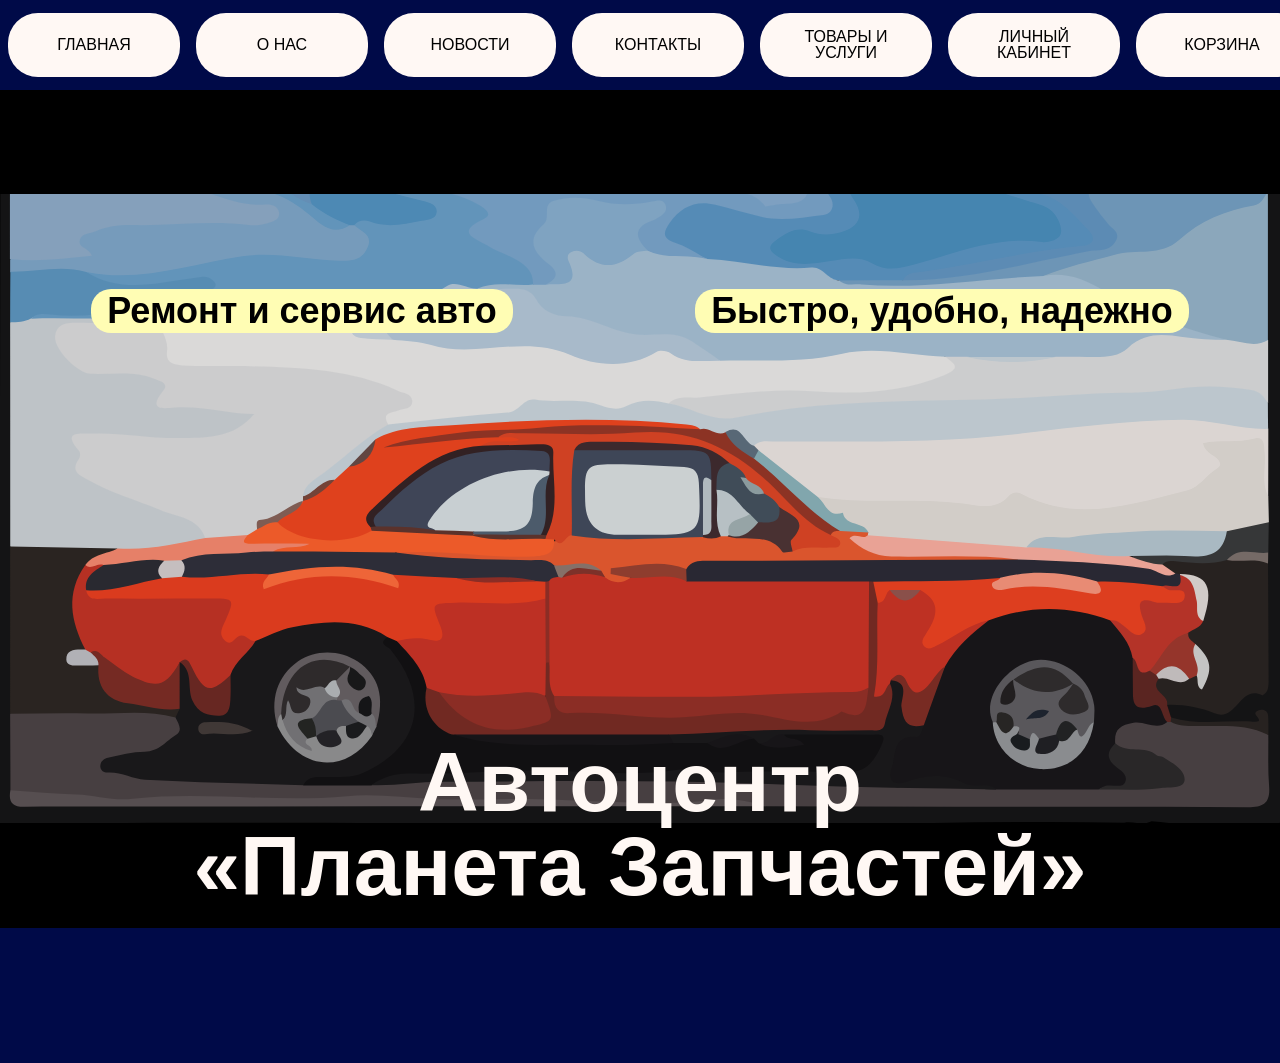
<file: index.html>
<!DOCTYPE html>
<html lang="en">
<head>
    <meta charset="UTF-8">
    <meta name="viewport" content="width=device-width, initial-scale=1.0">
    <link rel="stylesheet" href="css/style.css">
    <title>Document</title>
</head>
<body>
    <header>
        <div class="row" id="headerRow">
            <div class="row" id="headerRow2">
                <a class="headerButton" href="index.html">Главная</a>
                <a class="headerButton" href="about.html">О нас</a>
                <a class="headerButton" href="news.html">Новости</a>
                <a class="headerButton" href="contacts.html">Контакты</a>
                <a class="headerButton" href="services.html">Товары и Услуги</a>
            </div>
            <div class="row">
                <a class="headerButton" href="404.html">Личный кабинет</a>
                <a class="headerButton" href="cart.html">Корзина</a>
            </div>
        </div>
        <div class="row" id="headerMobile">
            <div class="row">
                <a class="headerButton" href="index.html">Главная</a>
                <a class="headerButton" href="about.html">О нас</a>
                <a class="headerButton" href="news.html">Новости</a>
                <a class="headerButton" href="contacts.html">Контакты</a>
            </div>
            <div class="row">
                <a class="headerButton" href="services.html">Товары и Услуги</a>
                <a class="headerButton" href="404.html">Личный кабинет</a>
                <a class="headerButton" href="cart.html">Корзина</a>
            </div>
        </div>
    </header>
    <div class="space"></div>
    <main>
        <div class="col" style="height: 100%; background-color: black;background-image: url('assets/index2.svg');background-position: center; background-repeat: no-repeat;">
            <div style="height: 10vh;"></div>
            <div class="col" style="min-height: 60vh;">
                <div></div>
                <div class="row" style="justify-content: space-around;">
                    <h2 id="title1 white" class="headline">Ремонт и сервис авто</h2>
                    <h2 id="title1 white" class="headline">Быстро, удобно, надежно</h2>
                </div>
                <div></div>
                <div></div>
                <div></div>
                <div></div>
            </div>
            <div>
                <div>
                    <h1 id="title">Автоцентр <br>«Планета Запчастей»</h1>
                </div>
                <div>
                    
                </div>
            </div>
        </div>
    </main>
    <footer></footer>
</body>
</html>
</file>
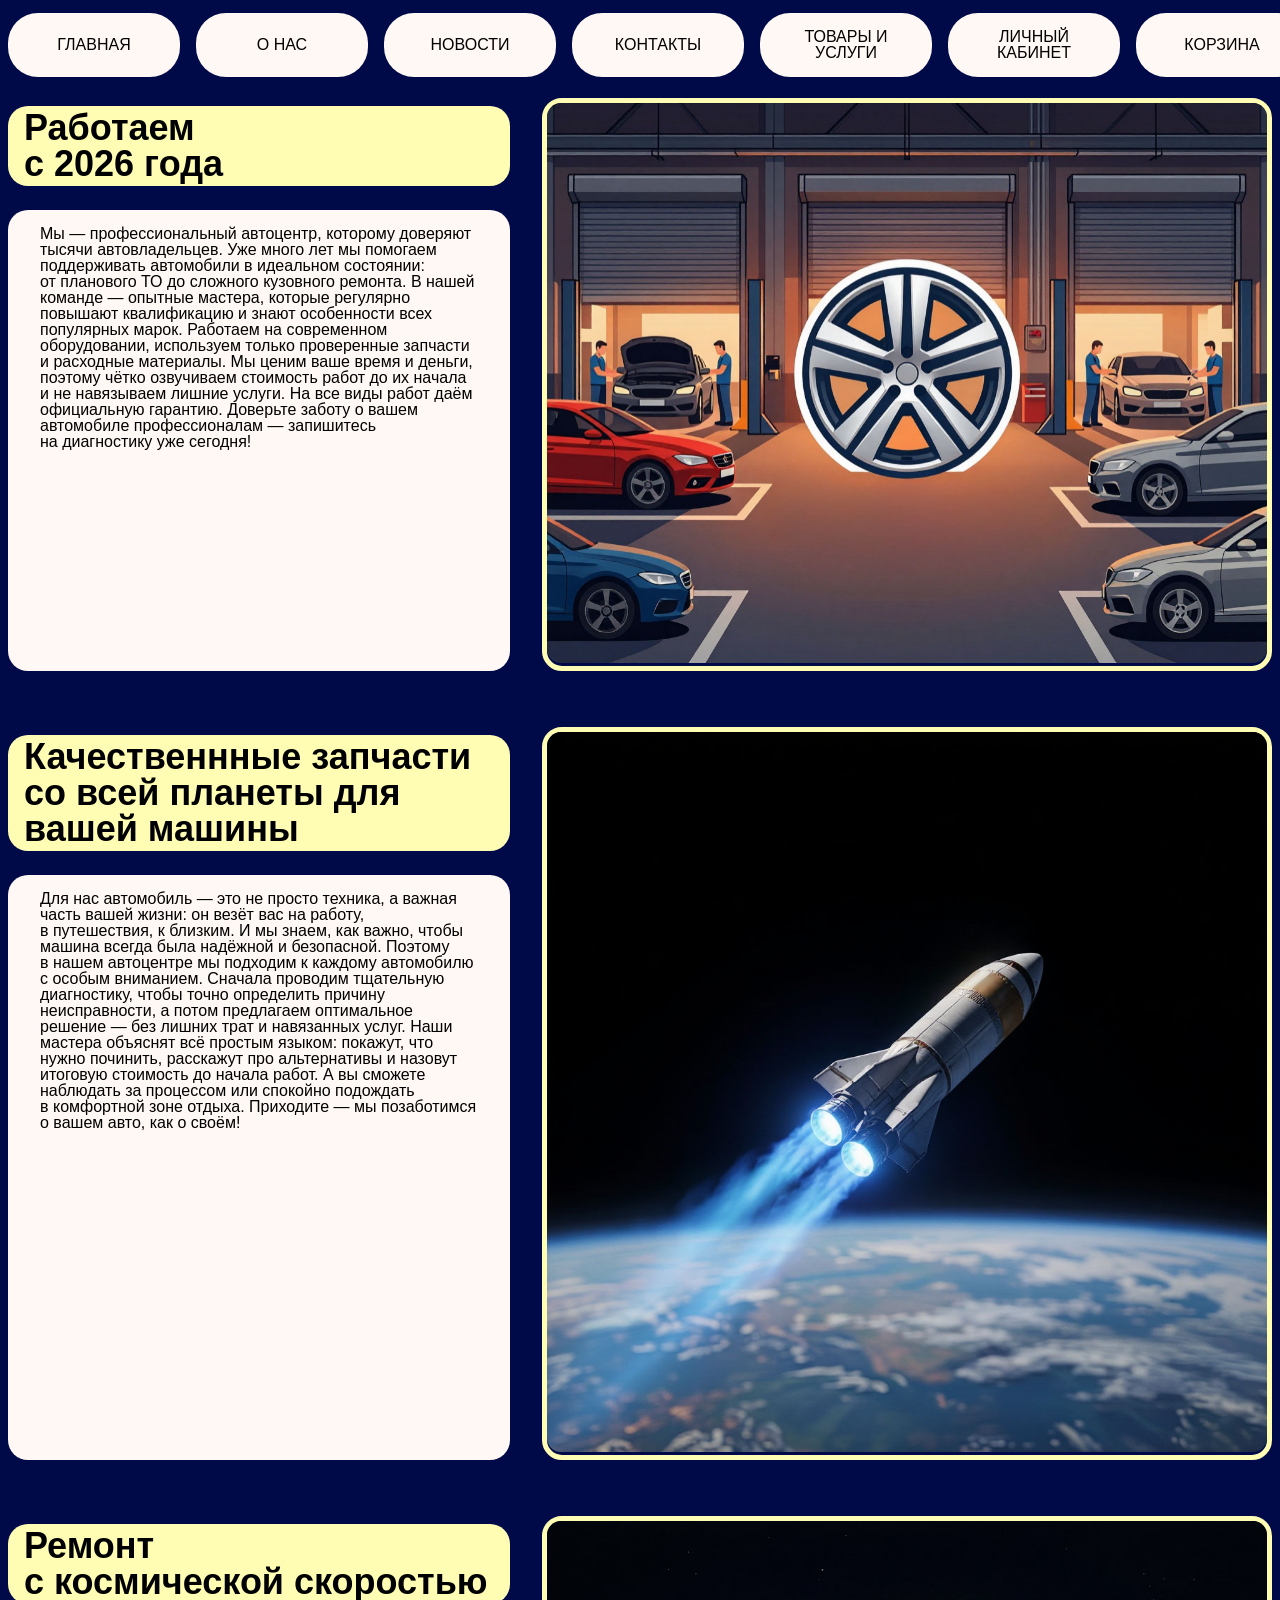
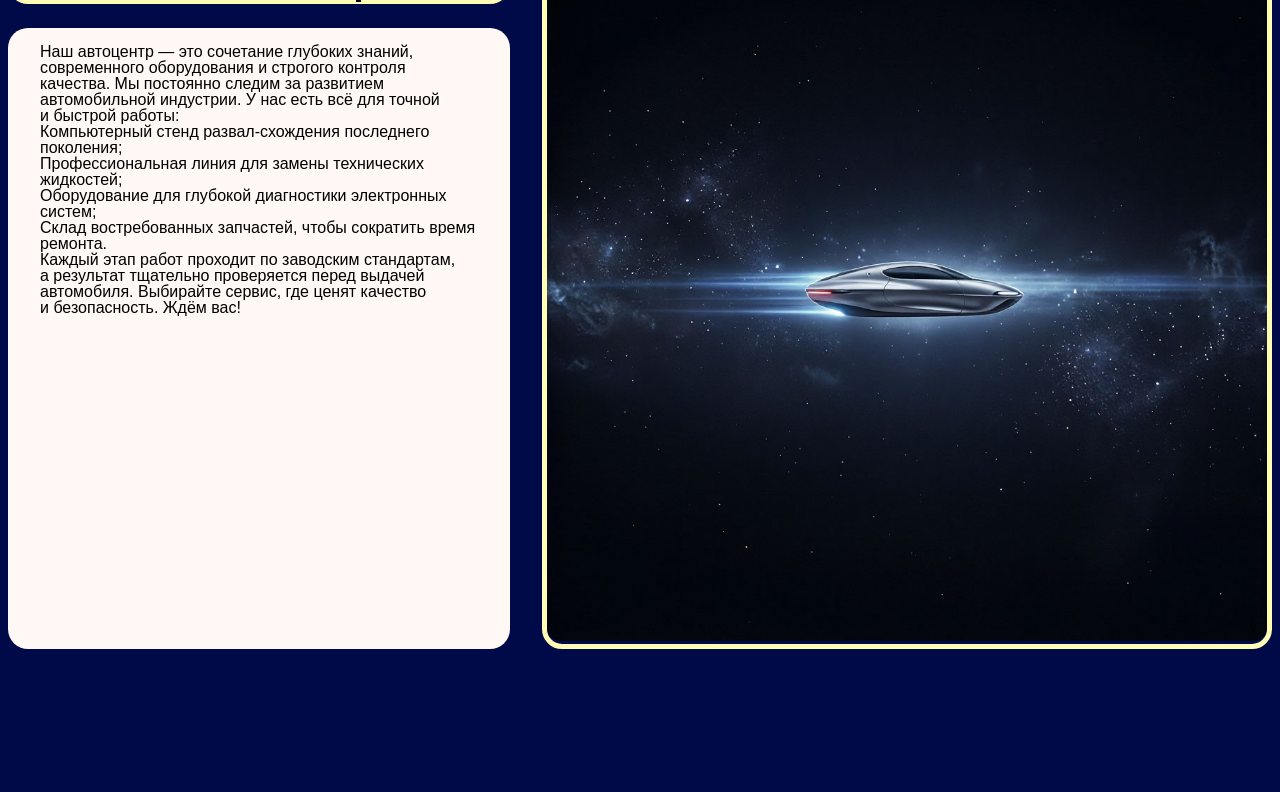
<file: about.html>
<!DOCTYPE html>
<html lang="en">
<head>
    <meta charset="UTF-8">
    <meta name="viewport" content="width=device-width, initial-scale=1.0">
    <link rel="stylesheet" href="css/style.css">
    <title>Document</title>
</head>
<body>
    <header>
        <div class="row" id="headerRow">
            <div class="row" id="headerRow2">
                <a class="headerButton" href="index.html">Главная</a>
                <a class="headerButton" href="about.html">О нас</a>
                <a class="headerButton" href="news.html">Новости</a>
                <a class="headerButton" href="contacts.html">Контакты</a>
                <a class="headerButton" href="services.html">Товары и Услуги</a>
            </div>
            <div class="row">
                <a class="headerButton" href="404.html">Личный кабинет</a>
                <a class="headerButton" href="cart.html">Корзина</a>
            </div>
        </div>
        <div class="row" id="headerMobile">
            <div class="row">
                <a class="headerButton" href="index.html">Главная</a>
                <a class="headerButton" href="about.html">О нас</a>
                <a class="headerButton" href="news.html">Новости</a>
                <a class="headerButton" href="contacts.html">Контакты</a>
            </div>
            <div class="row">
                <a class="headerButton" href="services.html">Товары и Услуги</a>
                <a class="headerButton" href="404.html">Личный кабинет</a>
                <a class="headerButton" href="cart.html">Корзина</a>
            </div>
        </div>
    </header>
    <div class="space"></div>
    <main id="textTable">
                <div class="col about">
                    <div>
                        <h1 class="headline">Работаем <br>с 2026 года</h1>
                    </div>
                    <div class="textBlock"> 
                        Мы — профессиональный автоцентр, которому доверяют тысячи автовладельцев. Уже много лет мы помогаем поддерживать автомобили в идеальном состоянии: от планового ТО до сложного кузовного ремонта.
                        В нашей команде — опытные мастера, которые регулярно повышают квалификацию и знают особенности всех популярных марок. Работаем на современном оборудовании, используем только проверенные запчасти и расходные материалы.
                        Мы ценим ваше время и деньги, поэтому чётко озвучиваем стоимость работ до их начала и не навязываем лишние услуги. На все виды работ даём официальную гарантию.
                        Доверьте заботу о вашем автомобиле профессионалам — запишитесь на диагностику уже сегодня!
                    </div>
                </div>
                <div class="imageBlock">
                    <img src="assets/about0.jpeg" alt="" width="320">
                </div>
            
                
                <div class="col about">
                    <div>
                        <h1 class="headline">Качественнные запчасти со всей планеты для вашей машины</h1>
                    </div>
                    <div class="textBlock"> 
                        Для нас автомобиль — это не просто техника, а важная часть вашей жизни: он везёт вас на работу, в путешествия, к близким. И мы знаем, как важно, чтобы машина всегда была надёжной и безопасной.
                        Поэтому в нашем автоцентре мы подходим к каждому автомобилю с особым вниманием. Сначала проводим тщательную диагностику, чтобы точно определить причину неисправности, а потом предлагаем оптимальное решение — без лишних трат и навязанных услуг.
                        Наши мастера объяснят всё простым языком: покажут, что нужно починить, расскажут про альтернативы и назовут итоговую стоимость до начала работ. А вы сможете наблюдать за процессом или спокойно подождать в комфортной зоне отдыха.
                        Приходите — мы позаботимся о вашем авто, как о своём!
                    </div>
                </div>
                <div class="imageBlock">
                    <img src="assets/about2.jpeg" alt="" width="320">
                </div>


                <div class="col about">
                    <div>
                        <h1 class="headline">Ремонт <br>с космической скоростью</h1>
                    </div>
                    <div class="textBlock">
                        Наш автоцентр — это сочетание глубоких знаний, современного оборудования и строгого контроля качества. Мы постоянно следим за развитием автомобильной индустрии.
                        У нас есть всё для точной и быстрой работы:
                        <ul>
                            <li>Компьютерный стенд развал-схождения последнего поколения;</li>
                            </li>Профессиональная линия для замены технических жидкостей;
                            <li>Оборудование для глубокой диагностики электронных систем;</li>
                            <li>Склад востребованных запчастей, чтобы сократить время ремонта.</li>
                        </ul>
                        Каждый этап работ проходит по заводским стандартам, а результат тщательно проверяется перед выдачей автомобиля.
                        Выбирайте сервис, где ценят качество и безопасность. Ждём вас!
                    
                    </div>
                </div>
                <div class="imageBlock">
                    <img src="assets/about1.jpeg" alt="" width="320">
                </div>
        
    </main>
    <footer></footer>
</body>
</html>
</file>
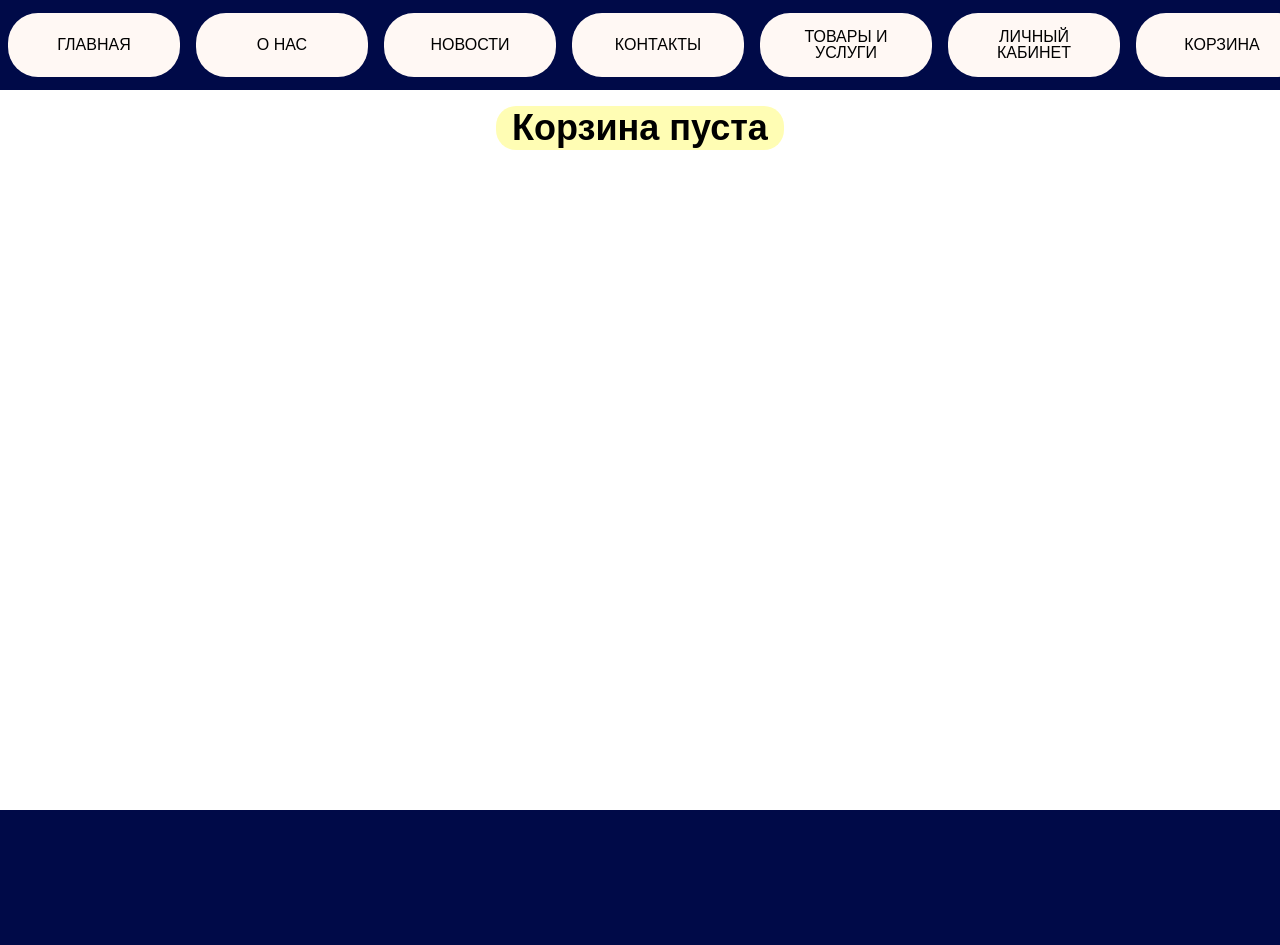
<file: cart.html>
<!DOCTYPE html>
<html lang="en">
<head>
    <meta charset="UTF-8">
    <meta name="viewport" content="width=device-width, initial-scale=1.0">
    <title>Document</title>
    <link rel="stylesheet" href="css/style.css">
</head>
<body>
    <header>
        <div class="row" id="headerRow">
            <div class="row" id="headerRow2">
                <a class="headerButton" href="index.html">Главная</a>
                <a class="headerButton" href="about.html">О нас</a>
                <a class="headerButton" href="news.html">Новости</a>
                <a class="headerButton" href="contacts.html">Контакты</a>
                <a class="headerButton" href="services.html">Товары и Услуги</a>
            </div>
            <div class="row">
                <a class="headerButton" href="404.html">Личный кабинет</a>
                <a class="headerButton" href="cart.html">Корзина</a>
            </div>
        </div>
        <div class="row" id="headerMobile">
            <div class="row">
                <a class="headerButton" href="index.html">Главная</a>
                <a class="headerButton" href="about.html">О нас</a>
                <a class="headerButton" href="news.html">Новости</a>
                <a class="headerButton" href="contacts.html">Контакты</a>
            </div>
            <div class="row">
                <a class="headerButton" href="services.html">Товары и Услуги</a>
                <a class="headerButton" href="404.html">Личный кабинет</a>
                <a class="headerButton" href="cart.html">Корзина</a>
            </div>
        </div>
    </header>
    <div class="space"></div>
    <main>
        <div class="col" style="justify-content: center;">
            <div class="row" style="justify-content: center;">
                <div js="empty" class="headline"style="display:none; text-align: center; max-width: 300px;">Корзина пуста</div>
            </div>
        </div>
        <div js="cart" class="serviceList">

        </div>
    </main>
    <footer></footer>
    <script src="js/scriptCart.js"></script>
</body>
</html>
</file>
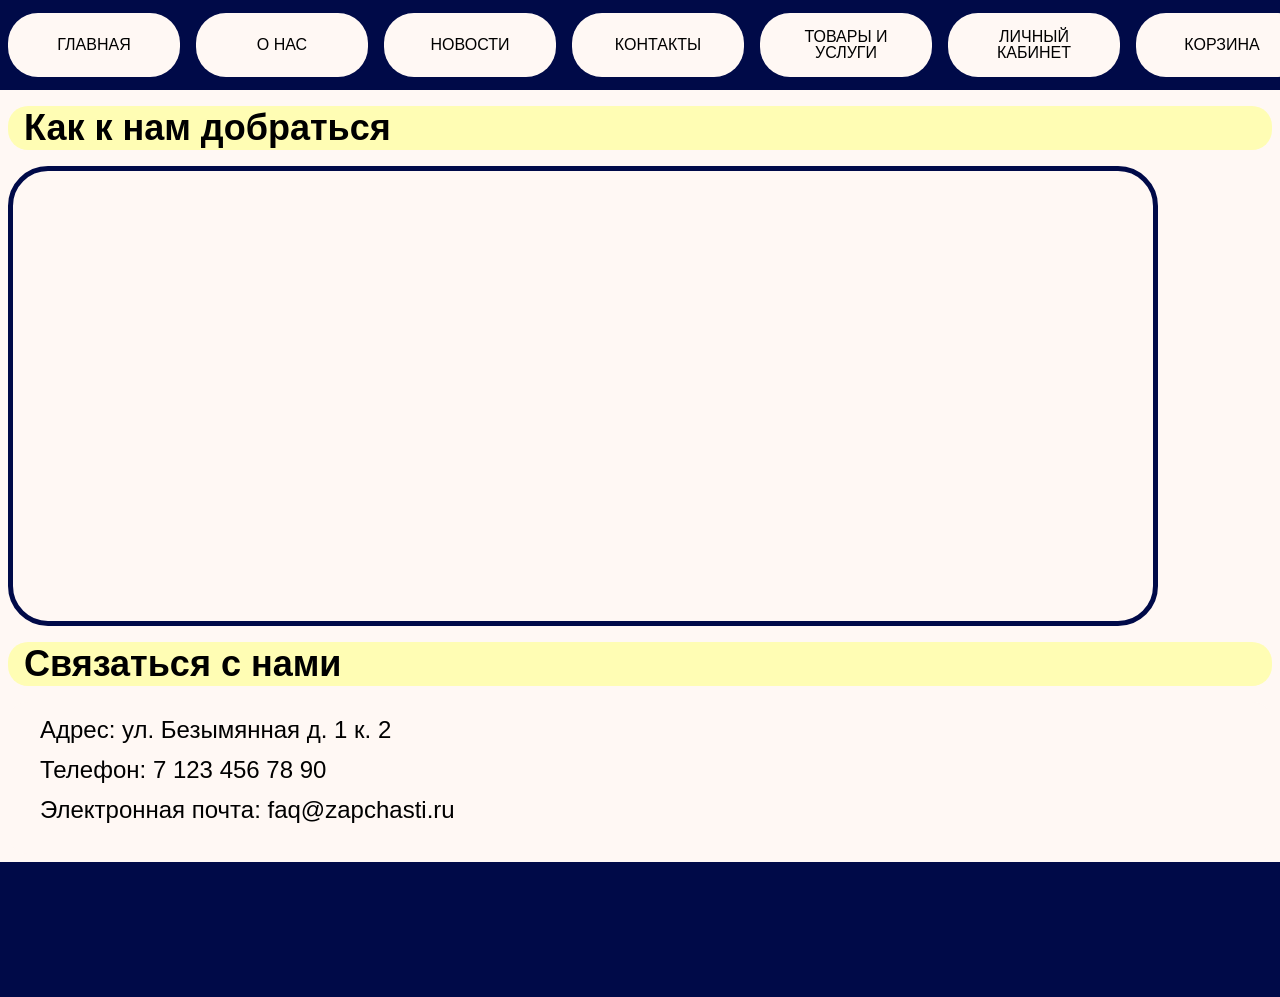
<file: contacts.html>
<!DOCTYPE html>
<html lang="en">
<head>
    <meta charset="UTF-8">
    <meta name="viewport" content="width=device-width, initial-scale=1.0">
    <title>Document</title>
    <link rel="stylesheet" href="css/style.css">
</head>
<body>
    <header>
        <div class="row" id="headerRow">
            <div class="row" id="headerRow2">
                <a class="headerButton" href="index.html">Главная</a>
                <a class="headerButton" href="about.html">О нас</a>
                <a class="headerButton" href="news.html">Новости</a>
                <a class="headerButton" href="contacts.html">Контакты</a>
                <a class="headerButton" href="services.html">Товары и Услуги</a>
            </div>
            <div class="row">
                <a class="headerButton" href="404.html">Личный кабинет</a>
                <a class="headerButton" href="cart.html">Корзина</a>
            </div>
        </div>
        <div class="row" id="headerMobile">
            <div class="row">
                <a class="headerButton" href="index.html">Главная</a>
                <a class="headerButton" href="about.html">О нас</a>
                <a class="headerButton" href="news.html">Новости</a>
                <a class="headerButton" href="contacts.html">Контакты</a>
            </div>
            <div class="row">
                <a class="headerButton" href="services.html">Товары и Услуги</a>
                <a class="headerButton" href="404.html">Личный кабинет</a>
                <a class="headerButton" href="cart.html">Корзина</a>
            </div>
        </div>
    </header>
    <div class="space"></div>
    <main>
        <div class="col white" style="height: 100%;">
            <div class="col">
                <div class="headline">Как к нам добраться</div>
                
                    <iframe id="map" src="https://www.google.com/maps/embed?pb=!1m18!1m12!1m3!1d667.9510279331223!2d37.635457651450295!3d55.72878312547878!2m3!1f0!2f0!3f0!3m2!1i1024!2i768!4f13.1!3m3!1m2!1s0x46b54b193a9632f3%3A0xedd4c6f2f617b8ae!2sHSE%20ART%20AND%20DESIGN%20SCHOOL!5e0!3m2!1sen!2sru!4v1779879212248!5m2!1sen!2sru" 
                    loading="lazy" referrerpolicy="no-referrer-when-downgrade"></iframe>
            </div>
            <div>
                <div class="headline">Связаться с нами</div>
                <div class="textBlock">
                    <p class="contactsText">Адрес: ул. Безымянная д. 1 к. 2</p>
                    <p style="font-size: 24px; font-weight: 400; margin-bottom: 16px;">Телефон: 7 123 456 78 90</p>
                    <p style="font-size: 24px; font-weight: 400; margin-bottom: 16px;">Электронная почта: faq@zapchasti.ru</p>
                </div>
            </div>
        </div>
    </main>
    <footer></footer>
</body>
</html>
</file>
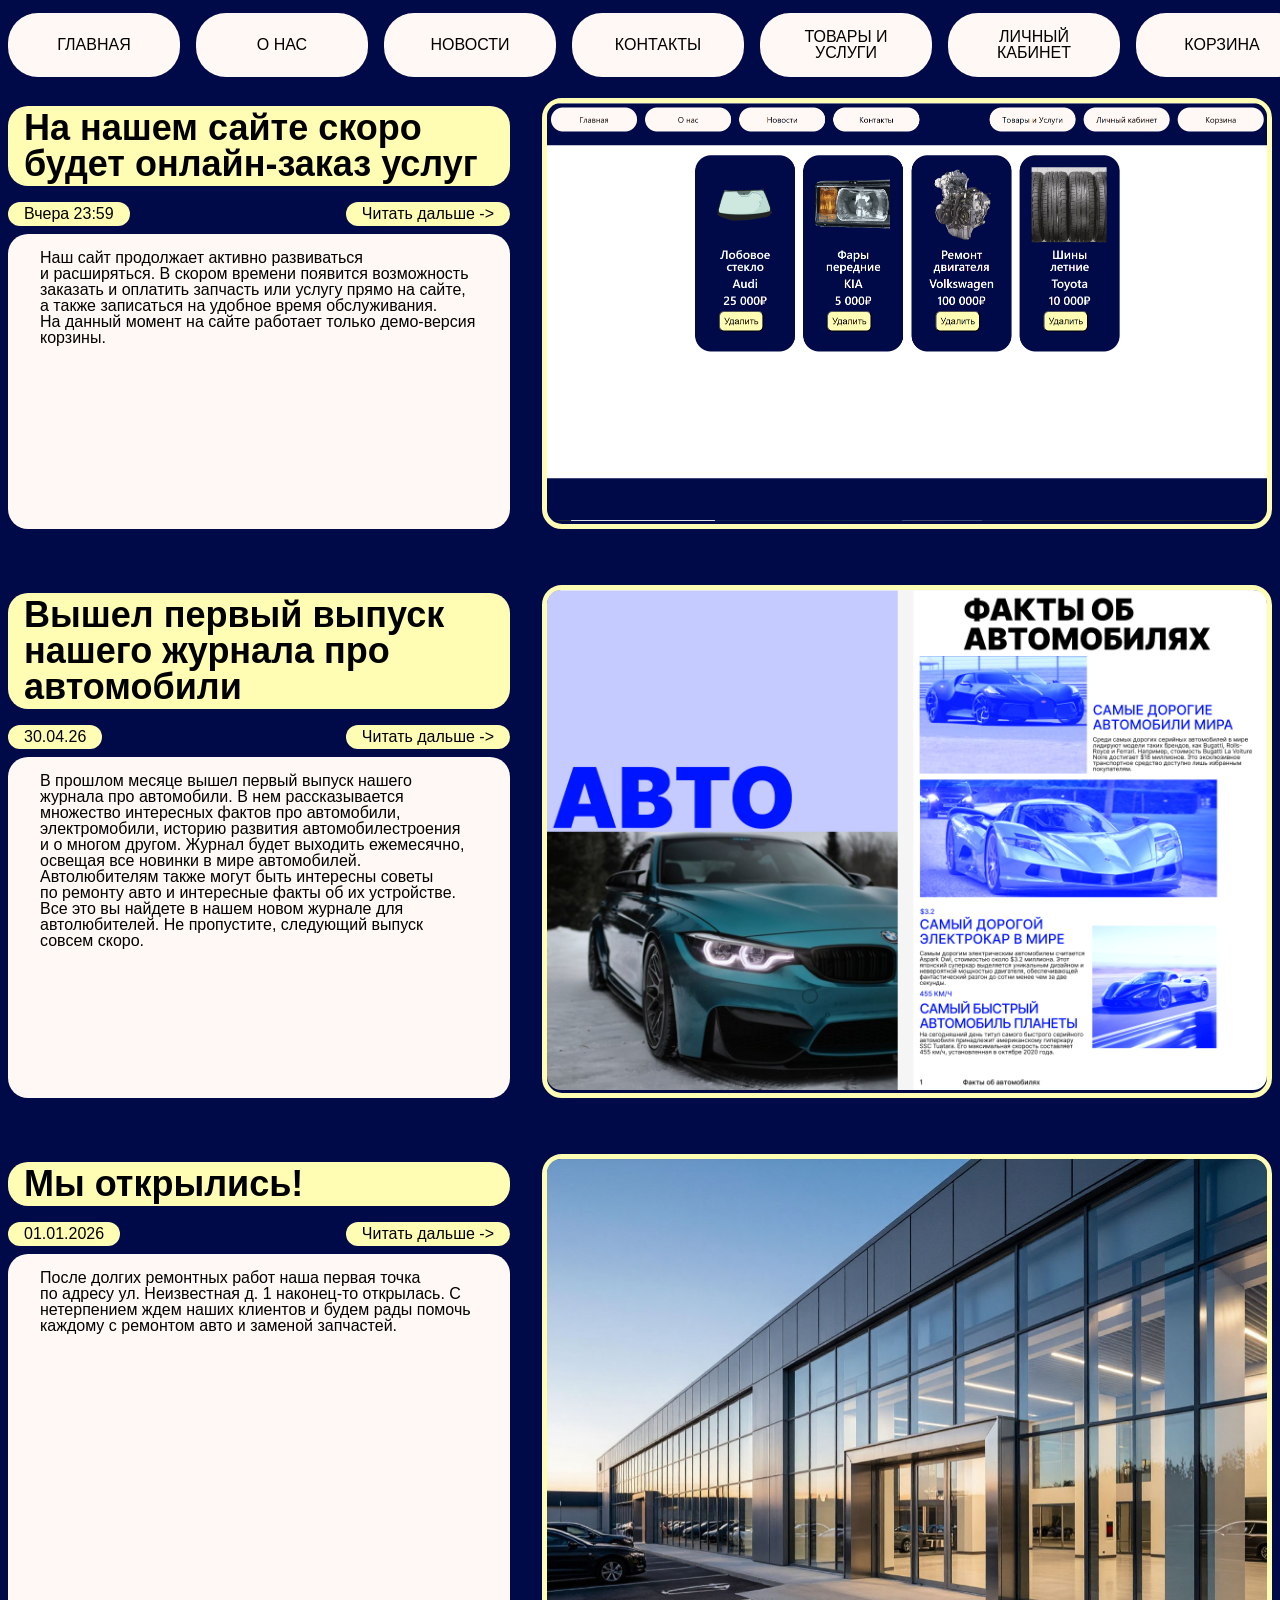
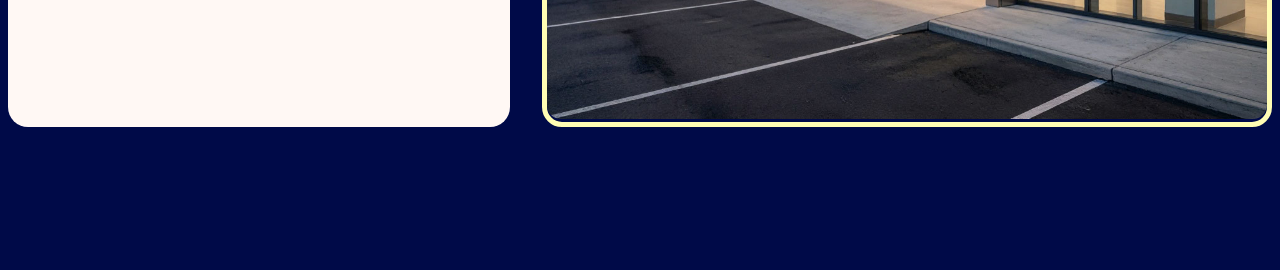
<file: news.html>
<!DOCTYPE html>
<html lang="en">
<head>
    <meta charset="UTF-8">
    <meta name="viewport" content="width=device-width, initial-scale=1.0">
    <link rel="stylesheet" href="css/style.css">
    <title>Document</title>
</head>
<body>
    <header>
        <div class="row" id="headerRow">
            <div class="row" id="headerRow2">
                <a class="headerButton" href="index.html">Главная</a>
                <a class="headerButton" href="about.html">О нас</a>
                <a class="headerButton" href="news.html">Новости</a>
                <a class="headerButton" href="contacts.html">Контакты</a>
                <a class="headerButton" href="services.html">Товары и Услуги</a>
            </div>
            <div class="row">
                <a class="headerButton" href="404.html">Личный кабинет</a>
                <a class="headerButton" href="cart.html">Корзина</a>
            </div>
        </div>
        <div class="row" id="headerMobile">
            <div class="row">
                <a class="headerButton" href="index.html">Главная</a>
                <a class="headerButton" href="about.html">О нас</a>
                <a class="headerButton" href="news.html">Новости</a>
                <a class="headerButton" href="contacts.html">Контакты</a>
            </div>
            <div class="row">
                <a class="headerButton" href="services.html">Товары и Услуги</a>
                <a class="headerButton" href="404.html">Личный кабинет</a>
                <a class="headerButton" href="cart.html">Корзина</a>
            </div>
        </div>
    </header>
    <div class="space"></div>
    <main id="textTable">
        
            
                <div class="col about">
                    <div>
                        <h1 class="headline">На нашем сайте скоро будет онлайн-заказ услуг</h1>
                    </div>
                    <div class="row">
                        <h2 class="timestamp">Вчера 23:59</h2>
                        <h2 class="timestamp hover" style="cursor: pointer;"> Читать дальше -></h2>
                    </div>
                    <div class="textBlock"> Наш сайт продолжает активно развиваться и расширяться. В скором времени появится возможность заказать и оплатить запчасть или услугу прямо на сайте, а также записаться на удобное время обслуживания. На данный момент на сайте работает только демо-версия корзины.
                    </div>
                
                </div>
                <div class="imageBlock">
                    <img src="assets/news0.png" alt="" width="320">
                </div>
        

                
                <div class="col about">
                    <div>
                        <h1 class="headline">Вышел первый выпуск нашего журнала про автомобили</h1>
                    </div>
                    <div class="row">
                        <h2 class="timestamp">30.04.26</h2>
                        <h2 class="timestamp hover" style="cursor: pointer;"> Читать дальше -></h2>
                    </div>
                    <div class="textBlock"> В прошлом месяце вышел первый выпуск нашего журнала про автомобили. В нем рассказывается множество интересных фактов про автомобили, электромобили, историю развития автомобилестроения и о многом другом. Журнал будет выходить ежемесячно, освещая все новинки в мире автомобилей. Автолюбителям также могут быть интересны советы по ремонту авто и интересные факты об их устройстве. Все это вы найдете в нашем новом журнале для автолюбителей. Не пропустите, следующий выпуск совсем скоро.
                    </div>
                </div>
                <div class="imageBlock">
                    <img src="assets/news1.png" alt="" width="320">
                </div>

                <div class="col about">
                    <div>
                        <h1 class="headline">Мы открылись!</h1>
                    </div>
                    <div class="row">
                        <h2 class="timestamp">01.01.2026</h2>
                        <h2 class="timestamp hover" style="cursor: pointer;"> Читать дальше -></h2>
                    </div>
                    <div class="textBlock"> После долгих ремонтных работ наша первая точка по адресу ул. Неизвестная д. 1 наконец-то открылась.
                                            С нетерпением ждем наших клиентов и будем рады помочь каждому с ремонтом авто и заменой запчастей.
                    </div>
                </div>
                <div class="imageBlock">
                    <img src="assets/news2.jpeg" alt="" width="320">
                </div>
        
    </main>
    <footer></footer>
</body>
</html>
</file>
<file: css/style.css>
@import url(reset.css);
@import url(base.css);
@import url(main.css);
@import url(fonts.css);
@import url(adaptive.css)
</file>
